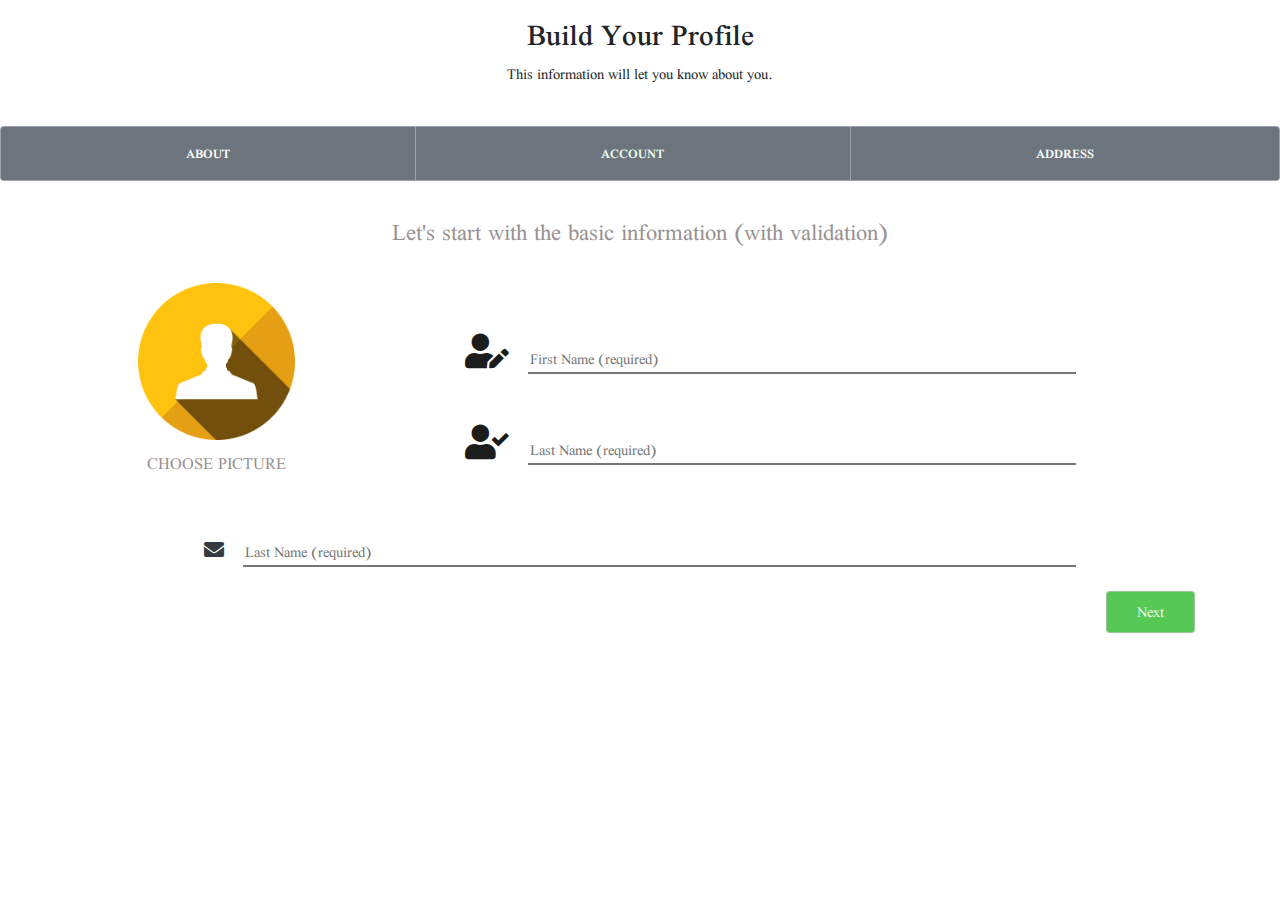
<file: index.html>
<html lang="en">
	<head>
		<meta charset="UTF-8" />
		<meta http-equiv="X-UA-Compatible" content="IE=edge" />
		<meta name="viewport" content="width=device-width, initial-scale=1.0" />
		<title>Document</title>
		<link rel="stylesheet" href="css/bootstrap.min.css" />
		<link rel="stylesheet" href="css/all.min.css" />
		<link rel="preconnect" href="https://fonts.googleapis.com" />
		<link rel="preconnect" href="https://fonts.gstatic.com" crossorigin />
		<link
			href="https://fonts.googleapis.com/css2?family=Playfair+Display&family=Scheherazade+New&display=swap"
			rel="stylesheet"
		/>
		<link rel="stylesheet" href="css/main.css" />
	</head>
	<body>
		<section class="w-100">
			<div class="container">
				<div class="row py-2">
					<div class="col-12 py-2 text-center">
						<h2>Build Your Profile</h2>
						<p class="m-auto w-50 pb-4">
							This information will let you know about you.
						</p>
					</div>
				</div>
			</div>
			<div class="btn-group w-100" role="group" aria-label="Basic example">
				<button type="button" class="btn btn-secondary py-3">ABOUT</button>
				<button type="button" class="btn btn-secondary">
					<a class="a-link" href="sub.html">ACCOUNT</a>
				</button>
				<button type="button" class="btn btn-secondary">ADDRESS</button>
			</div>
			<div class="container regist">
				<div class="row pt-4">
					<div class="col-12 py-2 text-center">
						<p class="m-auto w-75 pb-4">
							Let's start with the basic information (with validation)
						</p>
					</div>
				</div>
				<div class="row">
					<div class="col-md-4 pic">
						<div class="w-75 text-center">
							<img src="images/icon-4.png" class="img-fluid" alt="" />
							<p>CHOOSE PICTURE</p>
						</div>
					</div>
					<div class="col-md-8">
						<div class="input">
							<i class="fas fa-user-edit"></i>

							<input
								class="input-text"
								type="text"
								placeholder="First Name (required)"
							/>
						</div>
						<div class="input">
							<i class="fas fa-user-check"></i>

							<input
								class="input-text"
								type="text"
								placeholder="Last Name (required)"
							/>
						</div>
					</div>
				</div>
				<div class="row py-3">
					<div class="col-12 py-2 text-center">
						<i class="fas fa-envelope text-dark"></i>
						<input
							class="input-text"
							type="text"
							placeholder="Last Name (required)"
						/>
					</div>
				</div>
				<button type="button" class="btn float-right next">Next</button>
			</div>
		</section>
		<script src="js/jquery-3.5.1.min.js"></script>
		<script src="js/popper.min.js"></script>
		<script src="js/bootstrap.min.js"></script>
		<script src="js/main.js"></script>
	</body>
</html>
</file>
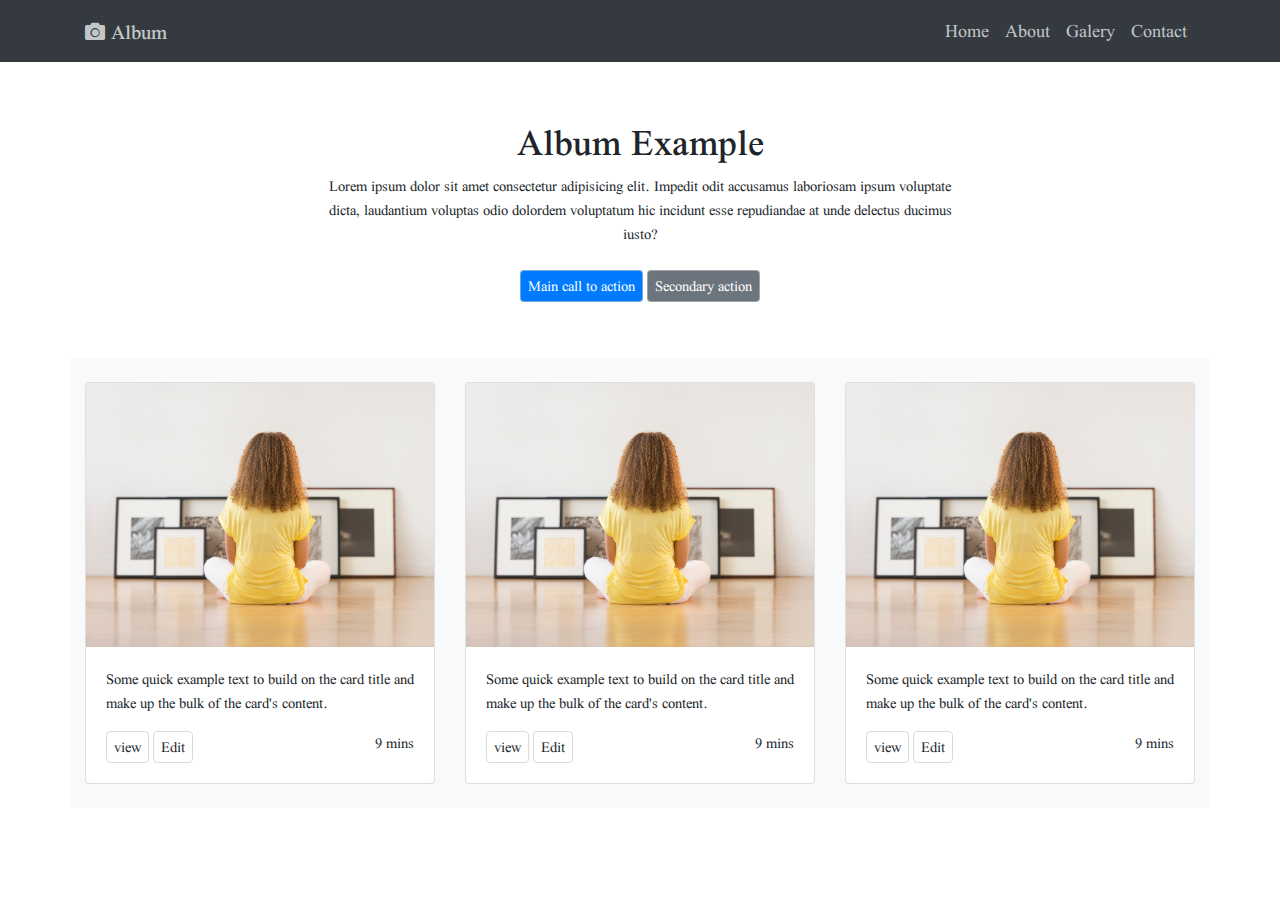
<file: sub.html>
<html lang="en">
	<head>
		<meta charset="UTF-8" />
		<meta http-equiv="X-UA-Compatible" content="IE=edge" />
		<meta name="viewport" content="width=device-width, initial-scale=1.0" />
		<title>Bootstarp iTi</title>
		<link rel="stylesheet" href="css/bootstrap.min.css" />
		<link rel="stylesheet" href="css/all.min.css" />
		<link rel="preconnect" href="https://fonts.googleapis.com" />
		<link rel="preconnect" href="https://fonts.gstatic.com" crossorigin />
		<link
			href="https://fonts.googleapis.com/css2?family=Playfair+Display&family=Scheherazade+New&display=swap"
			rel="stylesheet"
		/>

		<link rel="stylesheet" href="css/main.css" />
	</head>
	<body>
		<section class="w-100">
			<nav class="navbar navbar-expand-lg bg-dark">
			<div class="container">
					<a class="navbar-brand navbar-light" href="#">
						<i class="fas fa-camera"></i> Album
					</a>
					<button
						class="navbar-toggler"
						type="button"
						data-toggle="collapse"
						data-target="#navbarSupportedContent"
						aria-controls="navbarSupportedContent"
						aria-expanded="false"
						aria-label="Toggle navigation"
					>
					<i class="fas fa-bars"></i>
						<!-- <span class="navbar-toggler-icon"></span> -->
					</button>

					<div class="collapse navbar-collapse" id="navbarSupportedContent">
						<ul class="navbar-nav ml-auto">
							<li class="nav-item active">
								<a class="nav-link" href="#"
									>Home <span class="sr-only">(current)</span></a
								>
							</li>
							<li class="nav-item">
								<a class="nav-link" href="#">About</a>
							</li>
							<li class="nav-item">
								<a class="nav-link" href="#">Galery</a>
							</li>
							<li class="nav-item">
								<a class="nav-link" href="#">Contact</a>
							</li>
							
						</ul>
						
					</div>
				</nav>
				<div class="row py-5">
					<div class="col-12 py-2 text-center">
						<h1>Album Example</h1>
						<p class="m-auto w-50 pb-4">
							Lorem ipsum dolor sit amet consectetur adipisicing elit. Impedit
							odit accusamus laboriosam ipsum voluptate dicta, laudantium
							voluptas odio dolordem voluptatum hic incidunt esse repudiandae at
							unde delectus ducimus iusto?
						</p>
						<button type="button" class="btn btn-primary">
							Main call to action
						</button>
						<button type="button" class="btn btn-secondary">
							Secondary action
						</button>
					</div>
				</div>
			</div>
		</section>

		<div class="con-car pb-5">
			<div class="container">
				<div class="row bg-light py-4 card-group">
					<div class="col-md-4">
						<div class="card">
							<img src="images/66.jpg" class="card-img-top" alt="..." />
							<div class="card-body">
								<p class="card-text">
									Some quick example text to build on the card title and make up
									the bulk of the card's content.
								</p>
								<a href="#" class="btn">view</a>
								<a href="#" class="btn">Edit</a>
								<span class="float-right">9 mins</span>
							</div>
						</div>
					</div>
					<div class="col-md-4">
						<div class="card">
							<img src="images/66.jpg" class="card-img-top" alt="..." />
							<div class="card-body">
								<p class="card-text">
									Some quick example text to build on the card title and make up
									the bulk of the card's content.
								</p>
								<a href="#" class="btn">view</a>
								<a href="#" class="btn">Edit</a>
								<span class="float-right">9 mins</span>
							</div>
						</div>
					</div>
					<div class="col-md-4">
						<div class="card">
							<img src="images/66.jpg" class="card-img-top" alt="..." />
							<div class="card-body">
								<p class="card-text">
									Some quick example text to build on the card title and make up
									the bulk of the card's content.
								</p>
								<a href="#" class="btn">view</a>
								<a href="#" class="btn">Edit</a>
								<span class="float-right">9 mins</span>
							</div>
						</div>
					</div>
				</div>
			</div>
		</div>
		<script src="js/jquery-3.5.1.min.js"></script>
		<script src="js/popper.min.js"></script>
		<script src="js/bootstrap.min.js"></script>
		<script src="js/main.js"></script>
	</body>
</html>
</file>
<file: css/main.css>
body {
	padding: 0;
	margin: 0;
	box-sizing: border-box;
	/* font-family: "Playfair Display", serif; */
	font-family: "Scheherazade New", serif;
}

.btn {
	border: 1px solid #c7c1c199;
	padding: 3px 7px;
}

.navbar-brand {
	font-size: 22px;
	font-weight: 500;
}

a,
i {
	color: rgb(193, 199, 199);
	font-size: 20px;
}

a:hover {
	color: rgb(128, 122, 122);
}
.navbar-toggler {
	border: 1px solid rgb(193, 199, 199);
}
.navbar-toggler span {
	/* background-color: blanchedalmond; */
	/* color: blanchedalmond; */
	border-color: blanchedalmond;
}

.btn-group .btn {
	font-size: 14px;
	font-weight: 600;
	/* box-shadow: 6px 12px 16px 2px rgba(169, 169, 169, 0.57);
	-webkit-box-shadow: 6px 12px 16px 2px rgba(169, 169, 169, 0.57);
	-moz-box-shadow: 6px 12px 16px 2px rgba(169, 169, 169, 0.57); */
	transition: transform 0.5s;
}

.btn-group .btn:hover {
	background-color: rgb(86, 200, 86);
	box-shadow: 6px 12px 16px 2px rgba(169, 169, 169, 0.57);
	-webkit-box-shadow: 6px 12px 16px 2px rgba(169, 169, 169, 0.57);
	-moz-box-shadow: 6px 12px 16px 2px rgba(169, 169, 169, 0.57);
	transform: scale(1.1);
}
.regist {
	margin-bottom: 70px;
}
.regist p {
	font-size: 25px;
	color: rgb(151 145 145);
}
.input {
	margin: 50px 0px;
}
.input i {
	font-size: 35px;
	color: rgb(29, 28, 28);
}
.input-text {
	margin-left: 15px;
	width: 75%;
	border-left: none;
	border-right: none;
	border-top: none;
}
.input-text:focus-visible {
	outline: none;
}
.img-fluid {
	max-width: 60%;
}
.pic p {
	margin-top: 10px;
	font-size: 18px;
	font-weight: 300;
}

.next {
	background-color: rgb(86, 200, 86);
	color: honeydew;
	padding: 8px 30px;
}

.a-link {
	color: honeydew;
	font-size: 14px;
}
.a-link:hover {
	text-decoration: none;
	color: honeydew;
}
</file>
